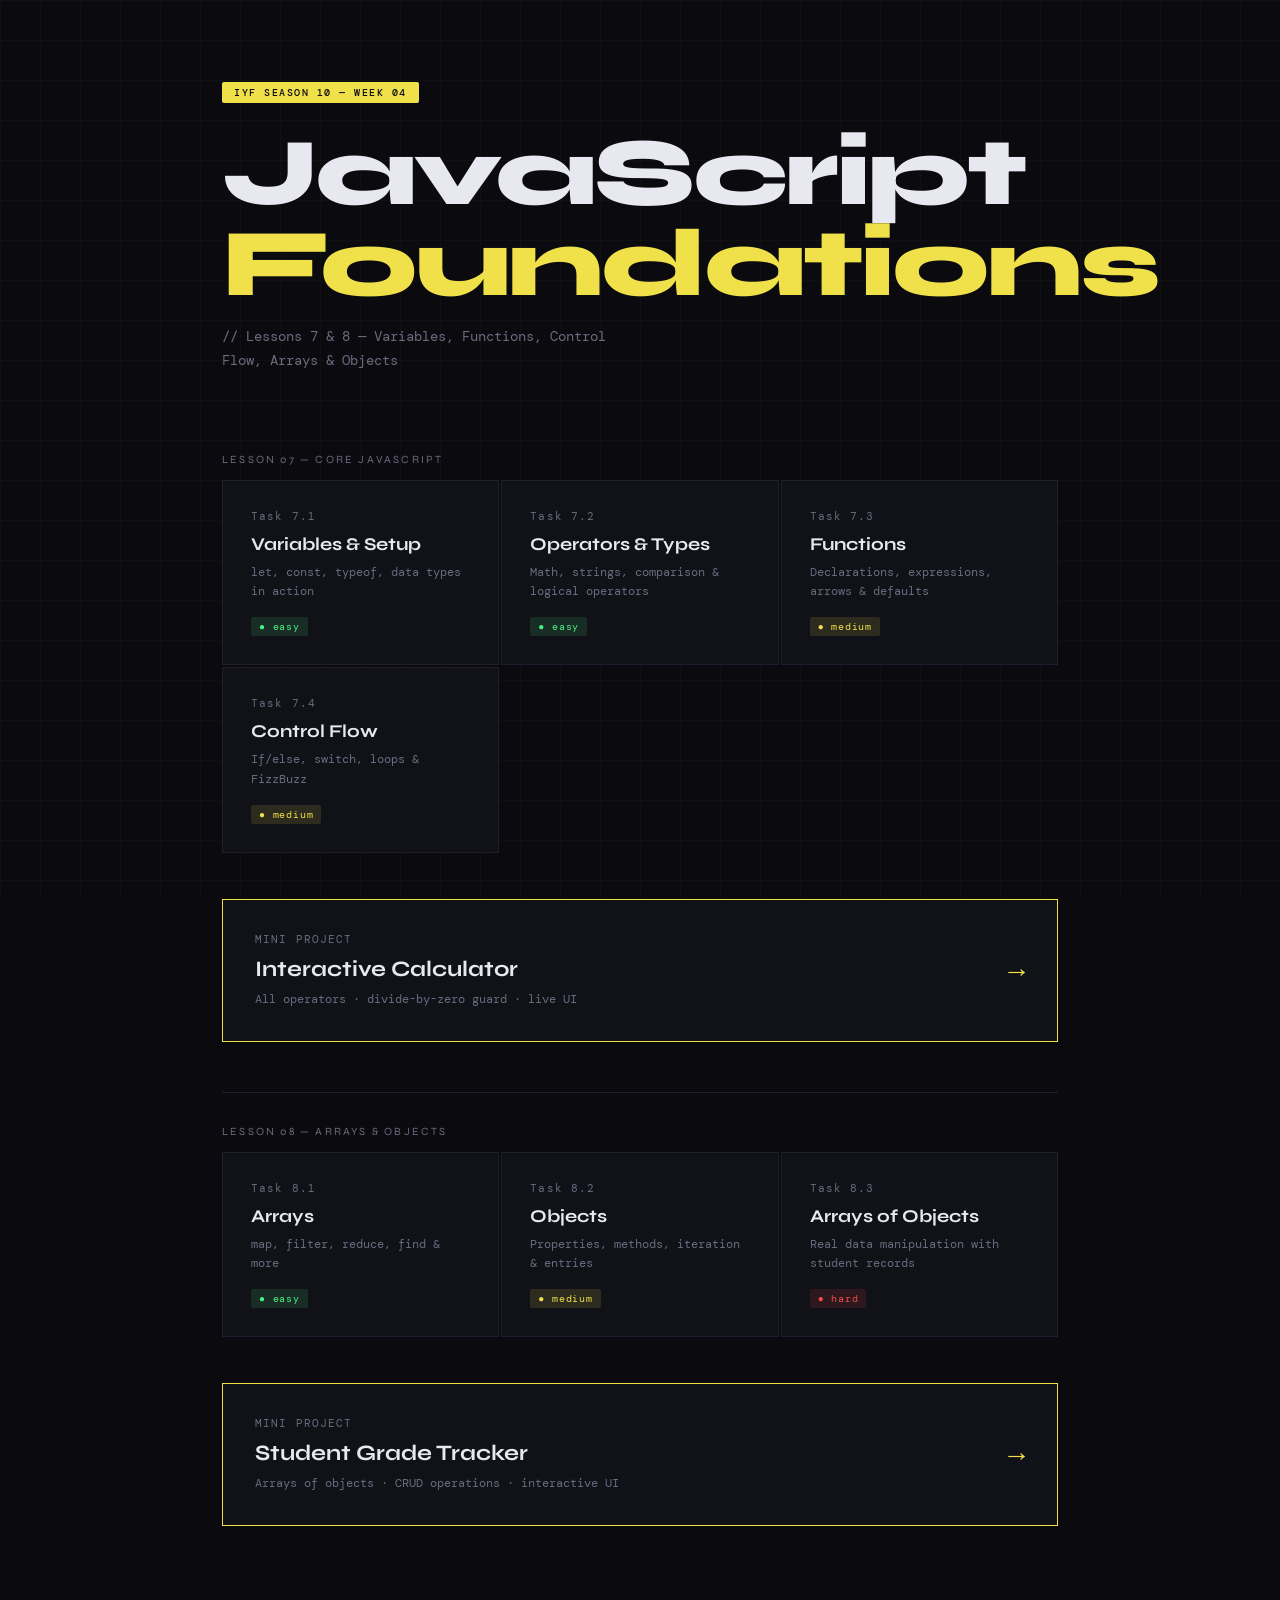
<file: index.html>
<!DOCTYPE html>
<html lang="en">
<head>
  <meta charset="UTF-8">
  <meta name="viewport" content="width=device-width, initial-scale=1.0">
  <title>IYF Week 04 — JS Mastery</title>
  <link rel="preconnect" href="https://fonts.googleapis.com">
  <link href="https://fonts.googleapis.com/css2?family=Syne:wght@400;700;800&family=DM+Mono:ital,wght@0,400;0,500;1,400&display=swap" rel="stylesheet">
  <style>
    *, *::before, *::after { box-sizing: border-box; margin: 0; padding: 0; }

    :root {
      --bg: #0a0a0f;
      --surface: #111118;
      --border: #1e1e2e;
      --accent: #f0e14a;
      --accent2: #7c6af7;
      --text: #e8e8f0;
      --muted: #6b6b80;
    }

    body {
      background: var(--bg);
      color: var(--text);
      font-family: 'DM Mono', monospace;
      min-height: 100vh;
      overflow-x: hidden;
    }

    /* Grid background */
    body::before {
      content: '';
      position: fixed;
      inset: 0;
      background-image:
        linear-gradient(rgba(240,225,74,0.03) 1px, transparent 1px),
        linear-gradient(90deg, rgba(240,225,74,0.03) 1px, transparent 1px);
      background-size: 40px 40px;
      pointer-events: none;
      z-index: 0;
    }

    .container {
      max-width: 900px;
      margin: 0 auto;
      padding: 80px 32px 120px;
      position: relative;
      z-index: 1;
    }

    .badge {
      display: inline-block;
      background: var(--accent);
      color: #0a0a0f;
      font-size: 10px;
      font-weight: 500;
      letter-spacing: 0.15em;
      text-transform: uppercase;
      padding: 4px 12px;
      border-radius: 2px;
      margin-bottom: 24px;
    }

    h1 {
      font-family: 'Syne', sans-serif;
      font-size: clamp(3rem, 8vw, 6rem);
      font-weight: 800;
      line-height: 0.95;
      letter-spacing: -0.03em;
      margin-bottom: 16px;
    }

    h1 span { color: var(--accent); }

    .subtitle {
      color: var(--muted);
      font-size: 14px;
      margin-bottom: 80px;
      max-width: 400px;
      line-height: 1.7;
    }

    .lessons {
      display: grid;
      gap: 2px;
    }

    .lesson-header {
      font-family: 'Syne', sans-serif;
      font-size: 11px;
      letter-spacing: 0.2em;
      text-transform: uppercase;
      color: var(--muted);
      padding: 32px 0 12px;
      border-top: 1px solid var(--border);
    }

    .lesson-header:first-child { border-top: none; padding-top: 0; }

    .task-grid {
      display: grid;
      grid-template-columns: repeat(auto-fill, minmax(260px, 1fr));
      gap: 2px;
      margin-bottom: 4px;
    }

    .task-card {
      display: block;
      background: var(--surface);
      border: 1px solid var(--border);
      padding: 28px;
      text-decoration: none;
      color: var(--text);
      transition: all 0.2s;
      position: relative;
      overflow: hidden;
    }

    .task-card::after {
      content: '→';
      position: absolute;
      right: 24px;
      top: 50%;
      transform: translateY(-50%) translateX(10px);
      opacity: 0;
      transition: all 0.2s;
      font-size: 18px;
      color: var(--accent);
    }

    .task-card:hover {
      border-color: var(--accent);
      background: #15151f;
    }

    .task-card:hover::after {
      opacity: 1;
      transform: translateY(-50%) translateX(0);
    }

    .task-num {
      font-size: 11px;
      color: var(--muted);
      letter-spacing: 0.1em;
      margin-bottom: 10px;
    }

    .task-title {
      font-family: 'Syne', sans-serif;
      font-weight: 700;
      font-size: 18px;
      margin-bottom: 8px;
    }

    .task-desc {
      font-size: 12px;
      color: var(--muted);
      line-height: 1.6;
    }

    .difficulty {
      display: inline-block;
      font-size: 10px;
      padding: 3px 8px;
      border-radius: 2px;
      margin-top: 16px;
      letter-spacing: 0.08em;
    }

    .green { background: rgba(74,240,130,0.12); color: #4af082; }
    .yellow { background: rgba(240,225,74,0.12); color: #f0e14a; }
    .red { background: rgba(240,74,74,0.12); color: #f04a4a; }

    .mini-project {
      background: var(--surface);
      border: 1px solid var(--accent);
      padding: 32px;
      margin-top: 40px;
      display: flex;
      align-items: center;
      justify-content: space-between;
      gap: 24px;
      text-decoration: none;
      color: var(--text);
      transition: all 0.2s;
    }

    .mini-project:hover { background: #15151f; }

    .mini-project .label {
      font-family: 'Syne', sans-serif;
      font-size: 22px;
      font-weight: 700;
    }

    .mini-project .arrow {
      font-size: 28px;
      color: var(--accent);
    }
  </style>
</head>
<body>
  <div class="container">
    <div class="badge">IYF Season 10 — Week 04</div>
    <h1>JavaScript<br><span>Foundations</span></h1>
    <p class="subtitle">// Lessons 7 & 8 — Variables, Functions, Control Flow, Arrays & Objects</p>

    <div class="lessons">
      <div class="lesson-header">Lesson 07 — Core JavaScript</div>
      <div class="task-grid">
        <a class="task-card" href="LESSON 7/Task7.1/index.html">
          <div class="task-num">Task 7.1</div>
          <div class="task-title">Variables & Setup</div>
          <div class="task-desc">let, const, typeof, data types in action</div>
          <span class="difficulty green">● easy</span>
        </a>
        <a class="task-card" href="LESSON 7/Task 7.2/index.html">
          <div class="task-num">Task 7.2</div>
          <div class="task-title">Operators & Types</div>
          <div class="task-desc">Math, strings, comparison & logical operators</div>
          <span class="difficulty green">● easy</span>
        </a>
        <a class="task-card" href="LESSON 7/Task 7.3/index.html">
          <div class="task-num">Task 7.3</div>
          <div class="task-title">Functions</div>
          <div class="task-desc">Declarations, expressions, arrows & defaults</div>
          <span class="difficulty yellow">● medium</span>
        </a>
        <a class="task-card" href="LESSON 7/Task 7.4/index.html">
          <div class="task-num">Task 7.4</div>
          <div class="task-title">Control Flow</div>
          <div class="task-desc">If/else, switch, loops & FizzBuzz</div>
          <span class="difficulty yellow">● medium</span>
        </a>
      </div>

      <a class="mini-project" href="CALCULATOR/index.html">
        <div>
          <div class="task-num">MINI PROJECT</div>
          <div class="label">Interactive Calculator</div>
          <div class="task-desc" style="margin-top:8px;">All operators · divide-by-zero guard · live UI</div>
          
        </div>
        <div class="arrow">→</div>
      </a>

      <div class="lesson-header" style="margin-top:48px;">Lesson 08 — Arrays & Objects</div>
      <div class="task-grid">
        <a class="task-card" href="LESSON 8/Task 8.1/index.html">
          <div class="task-num">Task 8.1</div>
          <div class="task-title">Arrays</div>
          <div class="task-desc">map, filter, reduce, find & more</div>
          <span class="difficulty green">● easy</span>
        </a>
        <a class="task-card" href="LESSON 8/Task 8.2/index.html">
          <div class="task-num">Task 8.2</div>
          <div class="task-title">Objects</div>
          <div class="task-desc">Properties, methods, iteration & entries</div>
          <span class="difficulty yellow">● medium</span>
        </a>
        <a class="task-card" href="LESSON 8/Task 8.3/index.html">
          <div class="task-num">Task 8.3</div>
          <div class="task-title">Arrays of Objects</div>
          <div class="task-desc">Real data manipulation with student records</div>
          <span class="difficulty red">● hard</span>
        </a>
      </div>
      <a class="mini-project" href="STUDENT GRADE TRACKER/index.html">
        <div>
          <div class="task-num">MINI PROJECT</div>
          <div class="label">Student Grade Tracker</div>
          <div class="task-desc" style="margin-top:8px;">Arrays of objects · CRUD operations · interactive UI</div>
        </div>
        <div class="arrow">→</div>
      </a>
    </div>
  </div>
  </div>
</body>
</html>
</file>
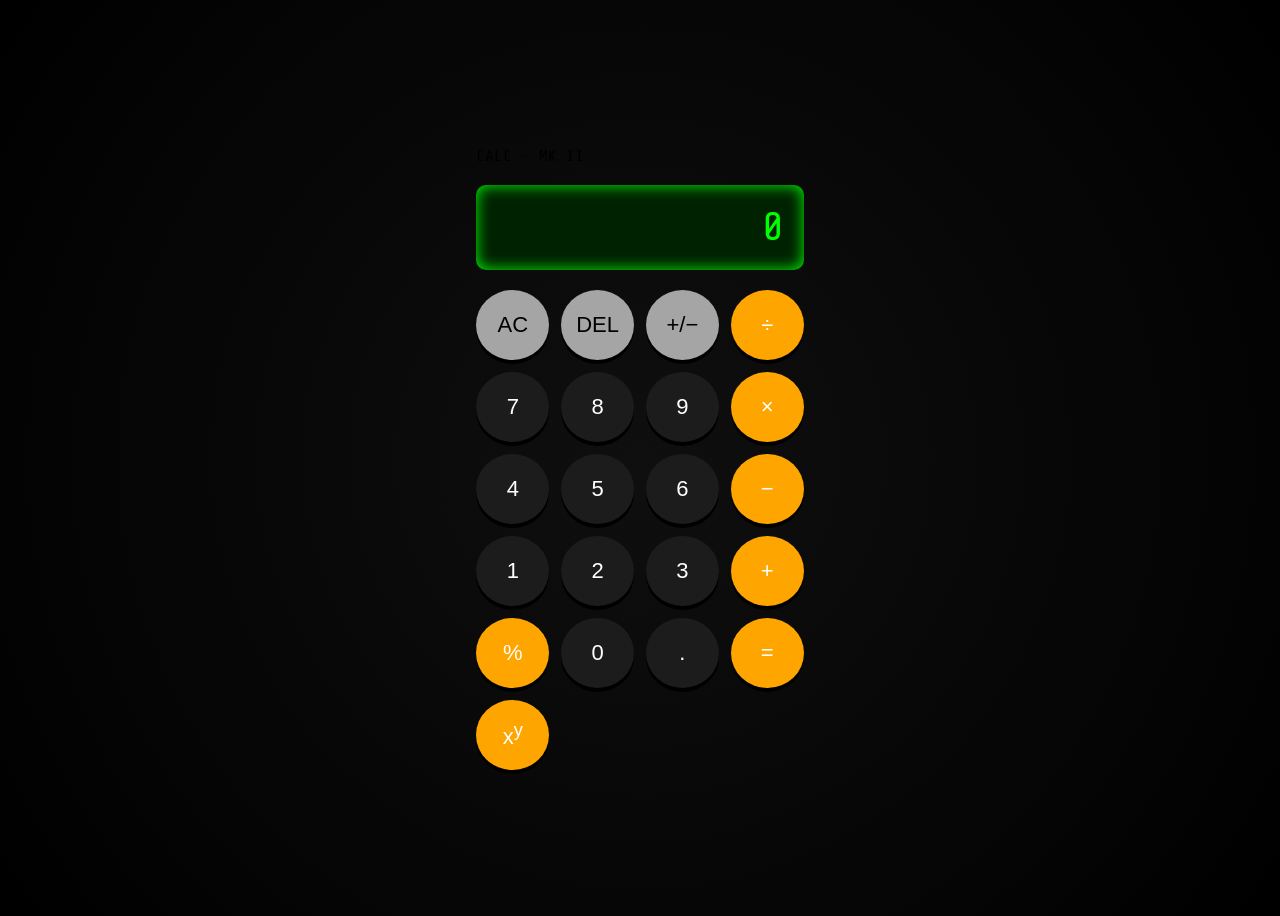
<file: CALCULATOR/index.html>
<!DOCTYPE html>
<html lang="en">
<head>
  <meta charset="UTF-8">
  <meta name="viewport" content="width=device-width, initial-scale=1.0">
  <title>CALC MK II</title>

  <!-- Fonts -->
  <link href="https://fonts.googleapis.com/css2?family=Share+Tech+Mono&family=Bebas+Neue&display=swap" rel="stylesheet">

  <!-- CSS -->
  <link rel="stylesheet" href="styles.css">
</head>

<body>

<div class="machine">

  <!-- Brand -->
  <div class="brand">CALC · MK II</div>

  <!-- Display -->
  <div class="display-shell">
    <div class="display">
      <div class="expression" id="expression"></div>
      <div class="result" id="result">0</div>
    </div>
  </div>

  <!-- Buttons -->
  <div class="btn-grid">

    <!-- Row 1 -->
    <button class="btn clear" data-action="clear">AC</button>
    <button class="btn" data-action="delete">DEL</button>
    <button class="btn" data-action="sign">+/−</button>
    <button class="btn op" data-op="/">÷</button>

    <!-- Row 2 -->
    <button class="btn" data-num="7">7</button>
    <button class="btn" data-num="8">8</button>
    <button class="btn" data-num="9">9</button>
    <button class="btn op" data-op="*">×</button>

    <!-- Row 3 -->
    <button class="btn" data-num="4">4</button>
    <button class="btn" data-num="5">5</button>
    <button class="btn" data-num="6">6</button>
    <button class="btn op" data-op="-">−</button>

    <!-- Row 4 -->
    <button class="btn" data-num="1">1</button>
    <button class="btn" data-num="2">2</button>
    <button class="btn" data-num="3">3</button>
    <button class="btn op" data-op="+">+</button>

    <!-- Row 5 -->
    <button class="btn op" data-op="%">%</button>
    <button class="btn" data-num="0">0</button>
    <button class="btn" data-action="decimal">.</button>
    <button class="btn eq" data-action="equals">=</button>

    <!-- Row 6 (Power) -->
    <button class="btn op wide" data-op="**">x<sup>y</sup></button>

  </div>

</div>

<!-- JS -->
<script src="app.js"></script>

</body>
</html>
</file>
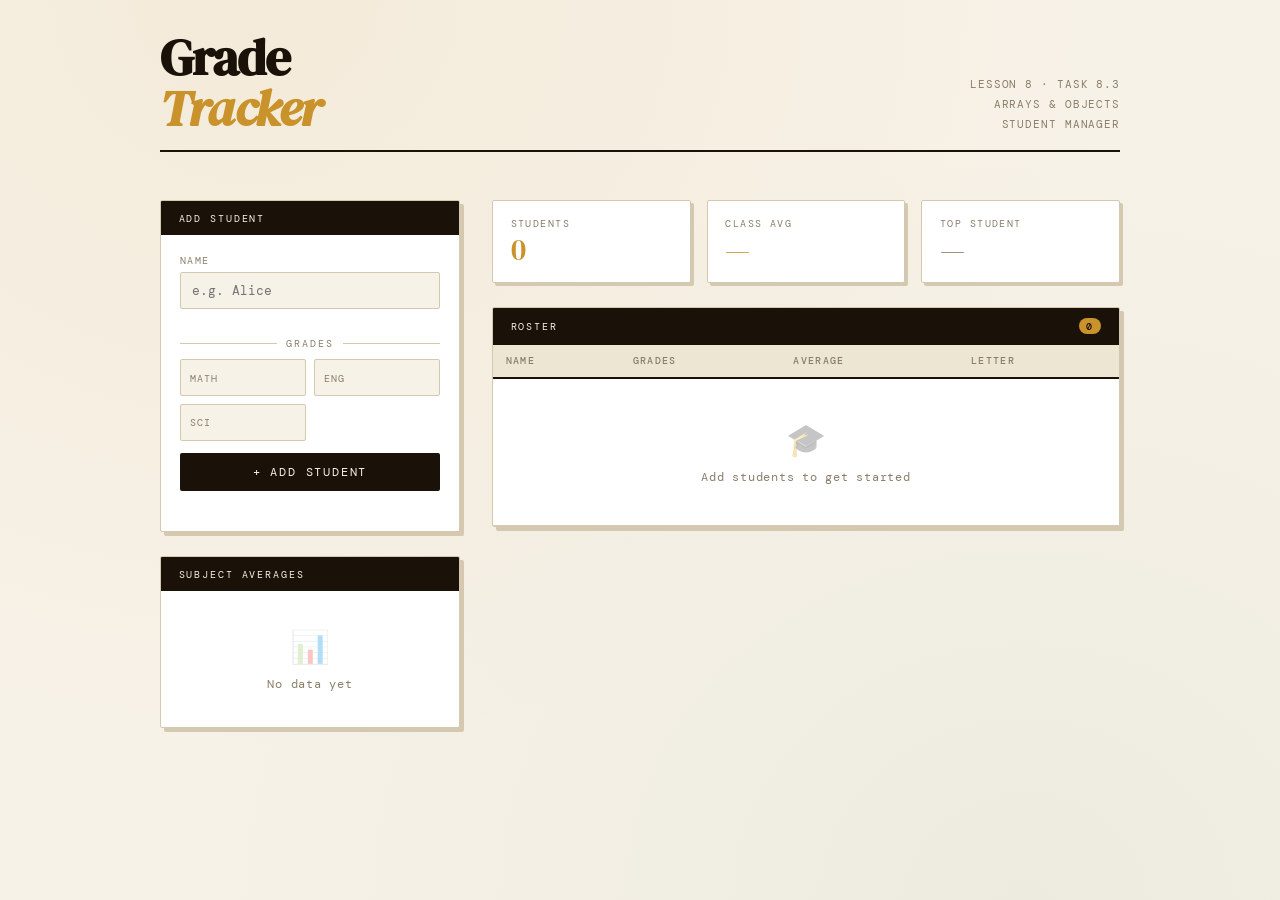
<file: STUDENT GRADE TRACKER/index.html>
<!DOCTYPE html>
<html lang="en">
<head>
<meta charset="UTF-8">
<meta name="viewport" content="width=device-width, initial-scale=1.0">
<title>Grade Tracker</title>

<link href="https://fonts.googleapis.com/css2?family=DM+Serif+Display:ital@0;1&family=DM+Mono:wght@300;400;500&display=swap" rel="stylesheet">
<link rel="stylesheet" href="styles.css">
</head>
<body>

<header class="page-header">
  <h1>Grade<br><em>Tracker</em></h1>
  <div class="header-meta">Lesson 8 · Task 8.3<br>Arrays & Objects<br>Student Manager</div>
</header>

<div class="layout">
  <aside>
    <div class="panel">
      <div class="panel-head">Add Student</div>
      <div class="panel-body">
        <label class="form-label">Name</label>
        <input class="form-input" id="inp-name" type="text" placeholder="e.g. Alice" />

        <div class="divider">Grades</div>

        <div class="grades-grid">
          <div class="grade-field"><span class="subj-label">Math</span><input type="number" id="inp-math" min="0" max="100" /></div>
          <div class="grade-field"><span class="subj-label">Eng</span><input type="number" id="inp-english" min="0" max="100" /></div>
          <div class="grade-field"><span class="subj-label">Sci</span><input type="number" id="inp-science" min="0" max="100" /></div>
        </div>

        <button class="btn-add" id="btn-add">+ Add Student</button>
        <p class="notice" id="form-msg"></p>
      </div>
    </div>

    <div class="panel" style="margin-top:1.5rem">
      <div class="panel-head">Subject Averages</div>
      <div class="panel-body" id="subject-avgs"></div>
    </div>
  </aside>

  <main>
    <div class="stats-row">
      <div class="stat-box"><div class="stat-label">Students</div><div class="stat-val" id="stat-count">0</div></div>
      <div class="stat-box"><div class="stat-label">Class Avg</div><div class="stat-val" id="stat-avg">—</div></div>
      <div class="stat-box"><div class="stat-label">Top Student</div><div class="stat-val" id="stat-top">—</div></div>
    </div>

    <div class="panel">
      <div class="panel-head">Roster <span class="count" id="roster-count">0</span></div>
      <div class="table-wrap">
        <table>
          <thead>
            <tr><th>Name</th><th>Grades</th><th>Average</th><th>Letter</th></tr>
          </thead>
          <tbody id="table-body"></tbody>
        </table>
      </div>
    </div>

    <div id="struggling-wrap"></div>
    <div id="report-wrap"></div>
  </main>
</div>

<script src="script.js"></script>
</body>
</html>
</file>
<file: CALCULATOR/styles.css>
body {
  background: radial-gradient(circle, #0f0f0f, #000);
  display: flex;
  justify-content: center;
  align-items: center;
  height: 100vh;
  font-family: 'Share Tech Mono', monospace;
}

/* Calculator shell */
.calculator {
  background: #111;
  border-radius: 20px;
  padding: 20px;
  width: 320px;
  box-shadow: 0 0 30px rgba(255, 140, 0, 0.2);
}

/* Top */
.top {
  display: flex;
  justify-content: space-between;
  align-items: center;
}

.top h1 {
  font-family: 'Bebas Neue';
  color: orange;
  letter-spacing: 2px;
}

.lights span {
  width: 10px;
  height: 10px;
  border-radius: 50%;
  display: inline-block;
  margin-left: 5px;
}

.green { background: #44ff88; }
.orange { background: orange; }
.red { background: red; }

/* Display */
.display {
  background: #020;
  color: #0f0;
  padding: 20px;
  margin: 20px 0;
  border-radius: 10px;
  text-align: right;
  box-shadow: inset 0 0 15px #0f0;
}

#expression {
  font-size: 14px;
  opacity: 0.6;
}

#result {
  font-size: 40px;
}

/* Buttons */
.buttons {
  display: grid;
  grid-template-columns: repeat(4, 1fr);
  gap: 10px;
}

.btn-grid {
  display: grid;
  grid-template-columns: repeat(4, 1fr);
  gap: 12px;
}
button {
  padding: 15px;
  border: none;
  border-radius: 10px;
  background: #222;
  color: white;
  font-size: 18px;
  cursor: pointer;
  box-shadow: 0 4px #000;
  transition: 0.1s;
}

button:hover {
  background: #333;
}

button:active {
  transform: translateY(3px);
  box-shadow: 0 1px #000;
}

/* Special buttons */
.equals {
  background: orange;
  color: black;
}

.clear {
  color: red;
}

/* Numbers */
.btn {
  background: #333;
}

/* Operators */
.btn.op {
  background: orange;
  color: white;
}

/* Top row (AC, +/- etc) */
.btn.clear,
.btn[data-action="sign"],
.btn[data-action="delete"] {
  background: #a5a5a5;
  color: black;
}

/* Equals */
.btn.eq {
  background: orange;
  color: white;
}

.btn {
  height: 70px;
  border-radius: 50%;
  font-size: 22px;
  border: none;
  background: #1c1c1c;
  color: white;
}
</file>
<file: STUDENT GRADE TRACKER/styles.css>
/* ═══════════════════════════════════════════════════════════
   styles.css — Grade Tracker
   ═══════════════════════════════════════════════════════════ */

/* ── CSS Custom Properties ──────────────────────────────── */
:root {
  --ink:      #1a1208;
  --paper:    #f7f2e8;
  --cream:    #ede6d3;
  --gold:     #c9922a;
  --gold-lt:  #f0c96a;
  --rust:     #c0441a;
  --sage:     #4a7c59;
  --sky:      #2a5c8a;
  --muted:    #8a7d6a;
  --border:   #d4c9b0;

  /* Grade colours */
  --color-A: #4a7c59;
  --color-B: #c9922a;
  --color-C: #2a5c8a;
  --color-D: #c0441a;
  --color-F: #e05050;
}

/* ── Reset & Base ────────────────────────────────────────── */
*, *::before, *::after {
  box-sizing: border-box;
  margin: 0;
  padding: 0;
}

body {
  background: var(--paper);
  color: var(--ink);
  font-family: 'DM Mono', monospace;
  min-height: 100vh;
  padding: 2rem 1rem 4rem;
  background-image:
    radial-gradient(ellipse at 20% 0%,   rgba(201, 146, 42, 0.08) 0%, transparent 60%),
    radial-gradient(ellipse at 80% 100%, rgba(74,  124, 89, 0.06) 0%, transparent 60%);
}

/* ── Keyframe Animations ─────────────────────────────────── */
@keyframes fadeDown {
  from { opacity: 0; transform: translateY(-10px); }
  to   { opacity: 1; transform: translateY(0);     }
}

@keyframes fadeUp {
  from { opacity: 0; transform: translateY(16px); }
  to   { opacity: 1; transform: translateY(0);    }
}

/* ════════════════════════════════════════════════════════════
   PAGE HEADER
════════════════════════════════════════════════════════════ */
.page-header {
  max-width: 960px;
  margin: 0 auto 3rem;
  display: flex;
  align-items: flex-end;
  justify-content: space-between;
  border-bottom: 2px solid var(--ink);
  padding-bottom: 1rem;
  animation: fadeDown 0.5s ease both;
}

.page-header h1 {
  font-family: 'DM Serif Display', serif;
  font-size: clamp(2rem, 5vw, 3.2rem);
  line-height: 1;
  letter-spacing: -0.02em;
}

.page-header h1 em {
  font-style: italic;
  color: var(--gold);
}

.header-meta {
  font-size: 0.7rem;
  color: var(--muted);
  text-align: right;
  letter-spacing: 0.08em;
  text-transform: uppercase;
  line-height: 1.8;
}

/* ════════════════════════════════════════════════════════════
   LAYOUT — Sidebar + Main
════════════════════════════════════════════════════════════ */
.layout {
  max-width: 960px;
  margin: 0 auto;
  display: grid;
  grid-template-columns: 300px 1fr;
  gap: 2rem;
  align-items: start;
}

@media (max-width: 700px) {
  .layout { grid-template-columns: 1fr; }
}

/* ════════════════════════════════════════════════════════════
   PANEL
════════════════════════════════════════════════════════════ */
.panel {
  background: #fff;
  border: 1.5px solid var(--border);
  border-radius: 2px;
  overflow: hidden;
  box-shadow: 4px 4px 0 var(--border);
  animation: fadeUp 0.4s ease both;
}

.panel--mt { margin-top: 1.5rem; animation-delay: 0.1s; }

.panel-head {
  background: var(--ink);
  color: var(--paper);
  padding: 0.65rem 1.1rem;
  font-size: 0.65rem;
  letter-spacing: 0.18em;
  text-transform: uppercase;
  display: flex;
  justify-content: space-between;
  align-items: center;
}

/* bubble count badge in panel head */
.count {
  background: var(--gold);
  color: var(--ink);
  font-size: 0.6rem;
  font-weight: 500;
  padding: 0.1rem 0.45rem;
  border-radius: 20px;
}

.panel-body { padding: 1.2rem; }
.panel-body--compact { padding: 0.6rem 1.2rem; }

/* ════════════════════════════════════════════════════════════
   FORM — Add Student
════════════════════════════════════════════════════════════ */
.form-label {
  font-size: 0.62rem;
  letter-spacing: 0.12em;
  text-transform: uppercase;
  color: var(--muted);
  display: block;
  margin-bottom: 0.3rem;
}

.form-input {
  width: 100%;
  border: 1.5px solid var(--border);
  border-radius: 2px;
  padding: 0.55rem 0.7rem;
  font-family: 'DM Mono', monospace;
  font-size: 0.82rem;
  color: var(--ink);
  background: var(--paper);
  outline: none;
  transition: border-color 0.15s;
  margin-bottom: 0.75rem;
}

.form-input:focus { border-color: var(--gold); }

/* 2-column grade input grid */
.grades-grid {
  display: grid;
  grid-template-columns: 1fr 1fr;
  gap: 0.5rem;
  margin-bottom: 0.75rem;
}

.grade-field { position: relative; }

.grade-field .subj-label {
  position: absolute;
  top: 50%;
  left: 0.6rem;
  transform: translateY(-50%);
  font-size: 0.62rem;
  color: var(--muted);
  letter-spacing: 0.1em;
  text-transform: uppercase;
  pointer-events: none;
}

.grade-field input {
  width: 100%;
  border: 1.5px solid var(--border);
  border-radius: 2px;
  padding: 0.55rem 0.5rem 0.55rem 2.8rem;
  font-family: 'DM Mono', monospace;
  font-size: 0.85rem;
  color: var(--ink);
  background: var(--paper);
  outline: none;
  transition: border-color 0.15s;
}

.grade-field input:focus { border-color: var(--gold); }

/* Submit button */
.btn-add {
  width: 100%;
  background: var(--ink);
  color: var(--paper);
  border: none;
  padding: 0.7rem;
  font-family: 'DM Mono', monospace;
  font-size: 0.75rem;
  letter-spacing: 0.15em;
  text-transform: uppercase;
  cursor: pointer;
  border-radius: 2px;
  transition: background 0.15s, color 0.15s;
}

.btn-add:hover {
  background: var(--gold);
  color: var(--ink);
}

/* feedback message under the button */
.notice {
  font-size: 0.68rem;
  color: var(--muted);
  text-align: center;
  margin-top: 0.5rem;
  letter-spacing: 0.04em;
  min-height: 1.2em;
}

/* section divider inside form */
.divider {
  font-size: 0.6rem;
  letter-spacing: 0.2em;
  text-transform: uppercase;
  color: var(--muted);
  display: flex;
  align-items: center;
  gap: 0.6rem;
  margin: 1rem 0 0.6rem;
}

.divider::before,
.divider::after {
  content: '';
  flex: 1;
  height: 1px;
  background: var(--border);
}

/* ════════════════════════════════════════════════════════════
   STATS ROW
════════════════════════════════════════════════════════════ */
.stats-row {
  display: grid;
  grid-template-columns: repeat(3, 1fr);
  gap: 1rem;
  margin-bottom: 1.5rem;
}

.stat-box {
  background: #fff;
  border: 1.5px solid var(--border);
  border-radius: 2px;
  padding: 1rem 1.1rem;
  box-shadow: 3px 3px 0 var(--border);
  animation: fadeUp 0.4s ease both;
}

.stat-box:nth-child(1) { animation-delay: 0.08s; }
.stat-box:nth-child(2) { animation-delay: 0.13s; }
.stat-box:nth-child(3) { animation-delay: 0.18s; }

.stat-label {
  font-size: 0.6rem;
  letter-spacing: 0.15em;
  text-transform: uppercase;
  color: var(--muted);
  margin-bottom: 0.3rem;
}

.stat-val {
  font-family: 'DM Serif Display', serif;
  font-size: 1.9rem;
  line-height: 1;
  color: var(--gold);
}

/* smaller font for long names */
.stat-val--name {
  font-size: 1.1rem;
  padding-top: 0.4rem;
}

.stat-sub {
  font-size: 0.68rem;
  color: var(--muted);
  margin-top: 0.2rem;
}

/* ════════════════════════════════════════════════════════════
   ROSTER TABLE
════════════════════════════════════════════════════════════ */
.table-wrap { overflow-x: auto; }

table {
  width: 100%;
  border-collapse: collapse;
  font-size: 0.8rem;
}

thead tr {
  background: var(--cream);
  border-bottom: 2px solid var(--ink);
}

thead th {
  padding: 0.6rem 0.8rem;
  text-align: left;
  font-size: 0.6rem;
  letter-spacing: 0.14em;
  text-transform: uppercase;
  color: var(--muted);
  font-weight: 500;
}

tbody tr {
  border-bottom: 1px solid var(--border);
  transition: background 0.1s;
  cursor: pointer;
}

tbody tr:hover    { background: var(--cream); }
tbody tr.selected { background: #fffbe8; }

tbody td {
  padding: 0.75rem 0.8rem;
  vertical-align: middle;
}

.student-name {
  font-family: 'DM Serif Display', serif;
  font-size: 0.95rem;
}

/* ── Grade Badge (circular letter) ──────────────────────── */
.badge {
  display: inline-flex;
  align-items: center;
  justify-content: center;
  width: 28px;
  height: 28px;
  border-radius: 50%;
  font-size: 0.72rem;
  font-weight: 500;
}

.badge-A { background: #e8f5ee; color: var(--color-A); border: 1.5px solid var(--color-A); }
.badge-B { background: #fdf6e3; color: var(--color-B); border: 1.5px solid var(--color-B); }
.badge-C { background: #e8f0f8; color: var(--color-C); border: 1.5px solid var(--color-C); }
.badge-D { background: #fdf0e8; color: var(--color-D); border: 1.5px solid var(--color-D); }
.badge-F { background: #fde8e8; color: var(--color-F); border: 1.5px solid var(--color-F); }

/* ── Average Progress Bar ────────────────────────────────── */
.avg-bar-wrap {
  display: flex;
  align-items: center;
  gap: 0.5rem;
}

.avg-bar {
  flex: 1;
  height: 4px;
  background: var(--cream);
  border-radius: 2px;
  overflow: hidden;
}

.avg-bar-fill {
  height: 100%;
  border-radius: 2px;
  transition: width 0.6s cubic-bezier(.4, 0, .2, 1);
}

.avg-num {
  font-size: 0.78rem;
  min-width: 36px;
  text-align: right;
}

/* ── Subject grade pills (in table cells) ───────────────── */
.grade-pill {
  font-size: 0.68rem;
  color: var(--muted);
  margin-right: 0.4rem;
}

.grade-pill strong { color: var(--ink); }

/* ════════════════════════════════════════════════════════════
   STRUGGLING ALERT
════════════════════════════════════════════════════════════ */
.alert {
  background: #fff4f0;
  border: 1.5px solid var(--rust);
  border-radius: 2px;
  padding: 0.7rem 1rem;
  font-size: 0.75rem;
  color: var(--rust);
  letter-spacing: 0.04em;
  margin-top: 1rem;
}

/* ════════════════════════════════════════════════════════════
   REPORT CARD
════════════════════════════════════════════════════════════ */
.report-card {
  background: #fff;
  border: 1.5px solid var(--border);
  border-radius: 2px;
  box-shadow: 4px 4px 0 var(--border);
  margin-top: 1.5rem;
  animation: fadeUp 0.35s ease both;
}

.report-header {
  background: var(--ink);
  color: var(--paper);
  padding: 1rem 1.4rem;
  display: flex;
  justify-content: space-between;
  align-items: center;
}

.report-header-left .report-eyebrow {
  font-size: 0.6rem;
  letter-spacing: 0.2em;
  text-transform: uppercase;
  opacity: 0.5;
  margin-bottom: 0.2rem;
}

.report-name {
  font-family: 'DM Serif Display', serif;
  font-size: 1.4rem;
}

.report-header-right { text-align: right; }

.report-avg-eyebrow {
  font-size: 0.6rem;
  letter-spacing: 0.15em;
  text-transform: uppercase;
  opacity: 0.5;
  margin-bottom: 0.1rem;
}

.report-avg {
  font-family: 'DM Serif Display', serif;
  font-size: 2rem;
  color: var(--gold-lt);
}

.report-body { padding: 1.2rem 1.4rem; }

.report-row {
  display: flex;
  align-items: center;
  justify-content: space-between;
  padding: 0.6rem 0;
  border-bottom: 1px dashed var(--border);
}

.report-row:last-child { border-bottom: none; }

.report-subject {
  font-size: 0.62rem;
  letter-spacing: 0.12em;
  text-transform: uppercase;
  color: var(--muted);
  width: 80px;
  flex-shrink: 0;
}

.report-score-bar { flex: 1; margin: 0 1rem; }

.report-score-track {
  height: 6px;
  background: var(--cream);
  border-radius: 3px;
  overflow: hidden;
}

.report-score-fill {
  height: 100%;
  border-radius: 3px;
  transition: width 0.7s cubic-bezier(.4, 0, .2, 1);
}

.report-score-num {
  font-size: 0.9rem;
  font-weight: 500;
  width: 30px;
  text-align: right;
  flex-shrink: 0;
}

.report-badge { margin-left: 0.6rem; }

/* ════════════════════════════════════════════════════════════
   SUBJECT AVERAGES (sidebar panel)
════════════════════════════════════════════════════════════ */
.subject-row {
  padding: 0.55rem 0;
  border-bottom: 1px solid var(--border);
}

.subject-row:last-child { border-bottom: none; }

.subject-row-head {
  display: flex;
  justify-content: space-between;
  align-items: center;
  margin-bottom: 0.3rem;
}

.subject-name {
  font-size: 0.62rem;
  letter-spacing: 0.1em;
  text-transform: uppercase;
  color: var(--muted);
}

.subject-score { font-size: 0.78rem; }

/* ════════════════════════════════════════════════════════════
   EMPTY STATE
════════════════════════════════════════════════════════════ */
.empty {
  text-align: center;
  padding: 2.5rem 1rem;
  color: var(--muted);
  font-size: 0.78rem;
  letter-spacing: 0.06em;
}

.empty-icon {
  font-size: 2rem;
  display: block;
  margin-bottom: 0.5rem;
  opacity: 0.3;
}
</file>
